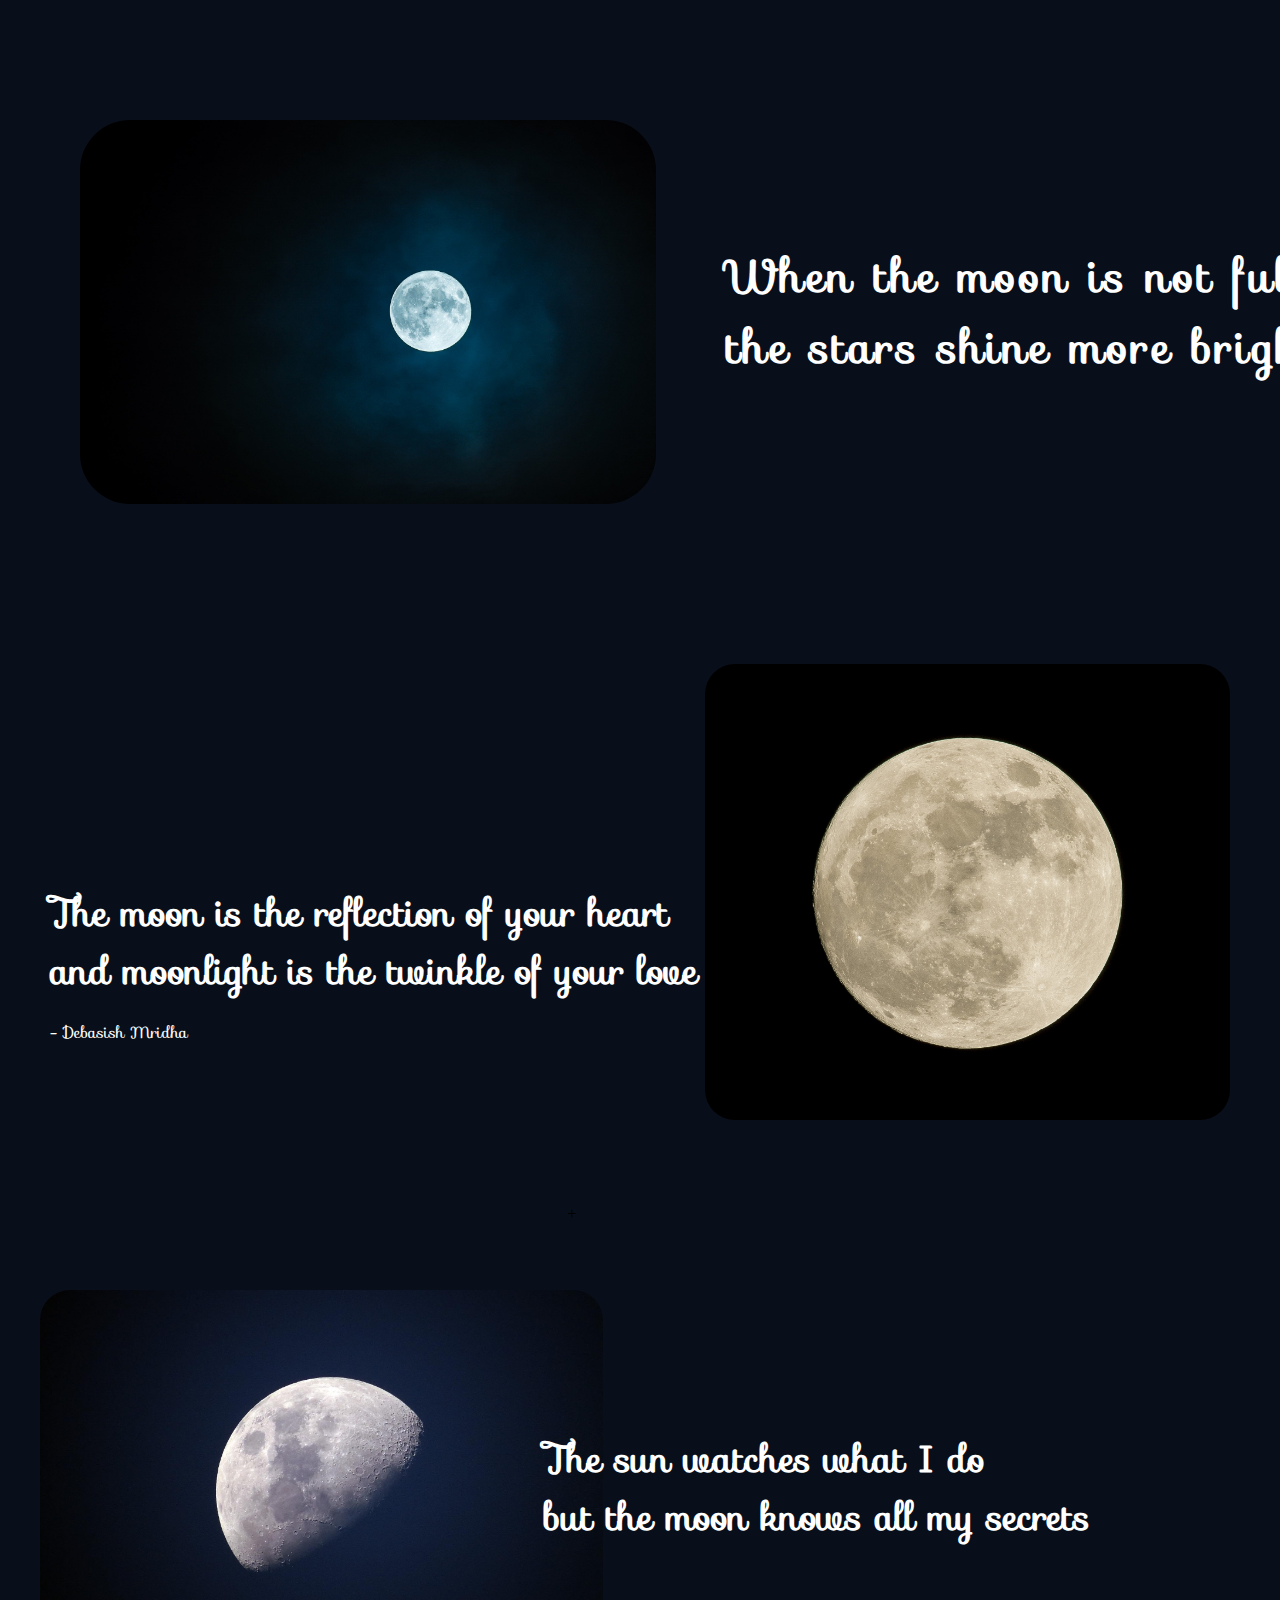
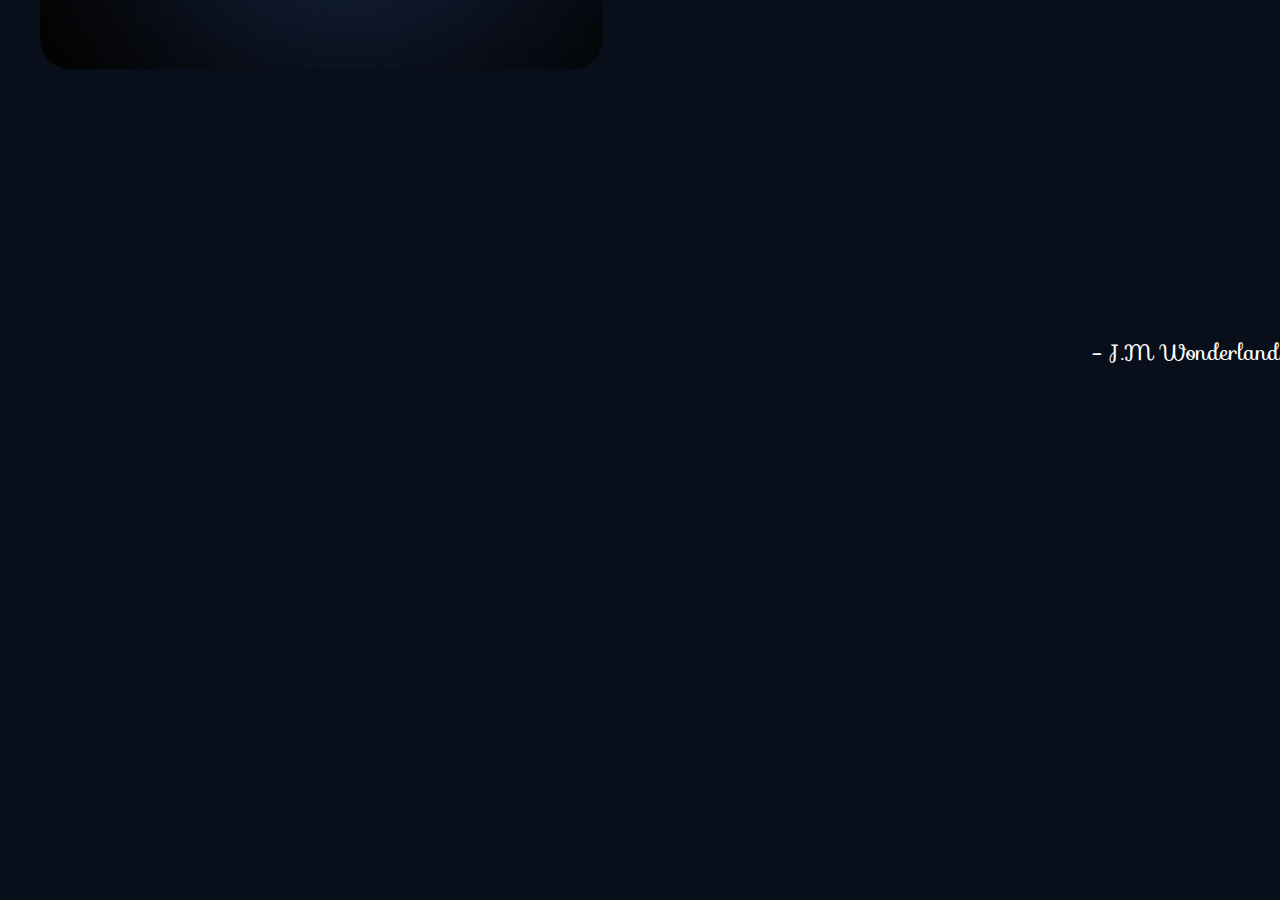
<file: gallery.html>
<!DOCTYPE html>
<html lang="en">
<head>
    <meta charset="UTF-8">
    <meta http-equiv="X-UA-Compatible" content="IE=edge">
    <meta name="viewport" content="width=device-width, initial-scale=1.0">
    <link rel="stylesheet" href="css/gallery.css">
    <link rel="stylesheet" href="https://fonts.googleapis.com/css?family=Sofia">
    <title>Gallery</title>
</head>
<body>

    <div class="container">

        <div class="first-image">
            <img src="images/moon1.jpg">
            <h3>When the moon is not full <br>the stars shine more brightly</h3>
        </div>

        <div class="second-image">
            <img src="images/moon2.jpg">
            <h3>The moon is the reflection of your heart<br> and moonlight is the twinkle of your love</h3>
            <p>- Debasish Mridha</p>
        </div>

        <div class="third-image">
            <img src="images/moon3.jpg">
            <h3>The sun watches what I do<br>but the moon knows all my secrets</h3>+
            <p>- J.M Wonderland</p>
        </div>
    </div>
    
</body>
</html>
</file>
<file: css/gallery.css>
*{
    padding:0;
    margin:0;
    box-sizing: border-box;
    
}
body{
    background-color: #090f1a;
    height: 2500px;
 
}
.container{
    display: grid;

}
.first-image img{
    width: 45%;
    height: auto;
    position: relative;
    top:120px;
    left:80px;
    border-radius: 50px;

 
}
.first-image{
    display: flex;
    justify-content: left;
}
.first-image h3{
    color:white;
    position: relative;
    left: 150px;
    top:200px;
    font-size: 2.8rem;
    letter-spacing: 3px;
    display: flex;
    align-items: center;
    width: 23em;
    height: 5em;
    font-family: "Sofia", sans-serif;
}
.second-image img{
    width: 41%;
    height: auto;
    position: relative;
    border-radius: 30px;
    top:280px;
    right:50px;
    float: right;
}
.second-image h3{
    color:white;
    position: relative;
    top:500px;
    font-family: "Sofia", sans-serif;
    font-size: 2.3em;
    left:50px;
}
.second-image p{
    color:white;
    top:520px;
    position: relative;
    left:50px;
    font-family: "Sofia", sans-serif;
}
.third-image img{
    width: 44%;
    position: relative;
    top:450px;
    left:40px;
    border-radius: 30px;
}
.third-image h3{
    color:white;
    float: right;
    position: relative;
    top:590px;
    right:190px;
    font-size: 2.3em;
    font-family: "Sofia", sans-serif;
}
.third-image p{
    color:white;
    float: right;
    top:712px;
    position: relative;
    font-size:1.4em;
    font-family: "Sofia", sans-serif;
}
</file>
